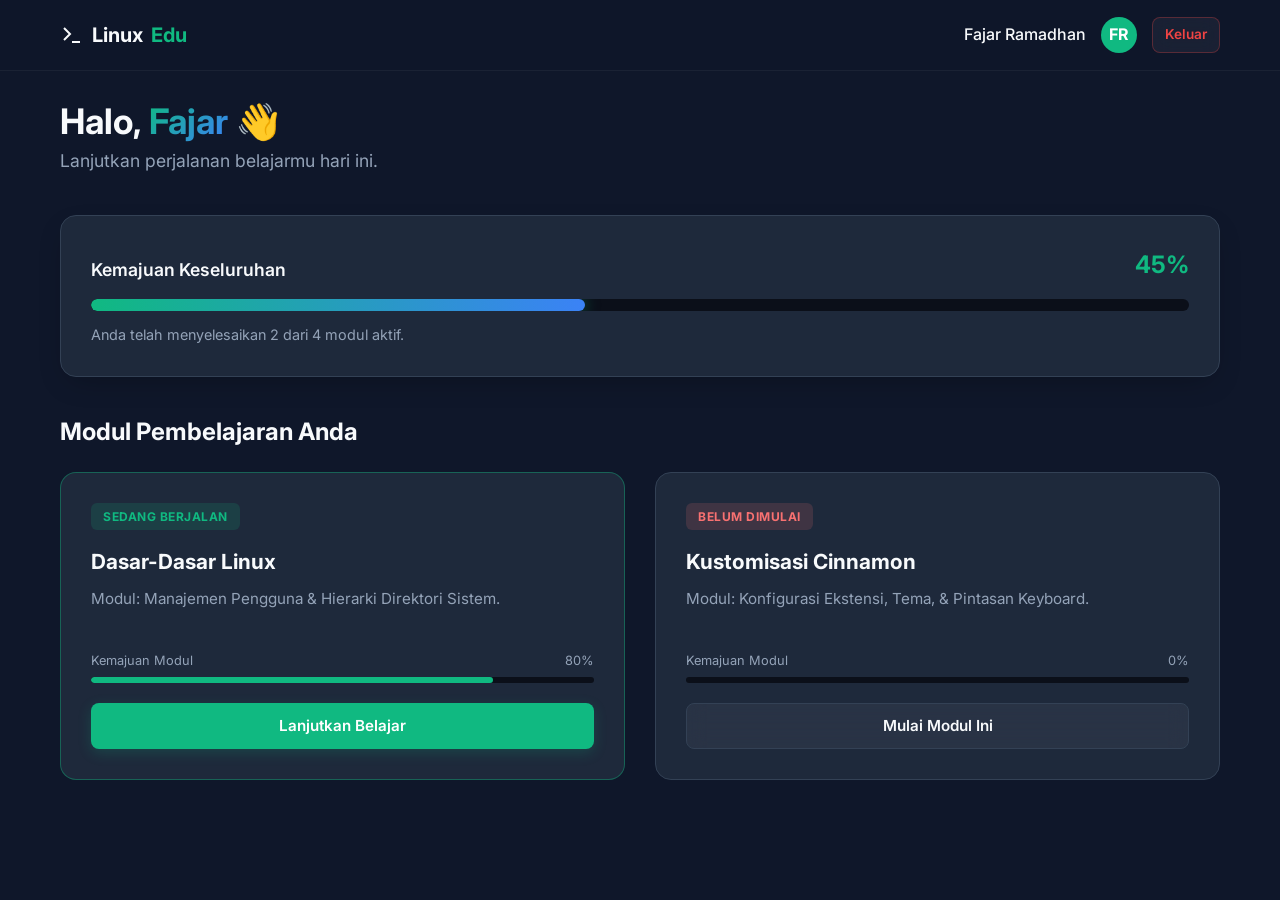
<file: pages/dashboard.html>
<!DOCTYPE html>
<html lang="id">
<head>
    <meta charset="UTF-8">
    <meta name="viewport" content="width=device-width, initial-scale=1.0">
    <title>Dasbor Siswa | LinuxEdu</title>
    <link rel="stylesheet" href="../assets/css/style.css">
    <link href="https://fonts.googleapis.com/css2?family=Inter:wght@300;400;500;600;700&family=Fira+Code:wght@400;600&display=swap" rel="stylesheet">
    <style>
        body { background-color: var(--bg-color); }
        .dashboard-wrapper { padding-top: 100px; padding-bottom: 60px; }
        
        .user-greeting { margin-bottom: 40px; }
        .greeting-title { font-size: 2.2rem; margin-bottom: 5px; }
        
        .progress-container { 
            background-color: var(--surface-color); 
            border: 1px solid var(--border-color); 
            padding: 30px; 
            border-radius: 16px; 
            margin-bottom: 40px; 
            box-shadow: 0 10px 30px -10px rgba(0,0,0,0.3);
        }
        .progress-header { display: flex; justify-content: space-between; align-items: flex-end; margin-bottom: 15px; }
        .progress-title { font-size: 1.1rem; font-weight: 600; color: var(--text-main); }
        .progress-percent { font-size: 1.5rem; font-weight: 700; color: var(--accent); }
        
        .progress-bar-bg { 
            width: 100%; height: 12px; 
            background-color: #0b0f19; 
            border-radius: 10px; overflow: hidden; 
        }
        .progress-bar-fill { 
            height: 100%; 
            background: linear-gradient(90deg, #10b981 0%, #3b82f6 100%);
            width: 45%; 
            border-radius: 10px;
            box-shadow: 0 0 15px rgba(16, 185, 129, 0.5);
            animation: loadProgress 1.5s ease-out forwards;
        }

        @keyframes loadProgress {
            from { width: 0%; }
        }

        .dashboard-nav {
            background-color: rgba(15, 23, 42, 0.85);
            border-bottom: 1px solid rgba(255, 255, 255, 0.05);
            position: fixed;
            width: 100%;
            top: 0;
            z-index: 1000;
            backdrop-filter: blur(12px);
            -webkit-backdrop-filter: blur(12px);
        }

        .user-profile {
            display: flex;
            align-items: center;
            gap: 15px;
        }

        .avatar {
            width: 36px; height: 36px;
            background-color: var(--accent);
            color: #fff;
            border-radius: 50%;
            display: flex; align-items: center; justify-content: center;
            font-weight: 700; font-size: 1rem;
        }

        .btn-logout {
            color: #ef4444; border-color: rgba(239, 68, 68, 0.3);
        }
        .btn-logout:hover {
            background-color: rgba(239, 68, 68, 0.1); color: #ef4444; border-color: #ef4444;
            transform: none; box-shadow: none;
        }

        /* Mobile Fixes */
        @media (max-width: 768px) {
            .progress-container { padding: 20px; }
            .user-profile { gap: 10px; }
            .user-profile span { display: none; } /* Sembunyikan nama di HP agar muat */
            .greeting-title { font-size: 1.8rem; }
        }
    </style>
</head>
<body>

    <header class="dashboard-nav">
        <div class="container nav-content">
            <a href="dashboard.html" class="logo">
                <svg width="24" height="24" viewBox="0 0 24 24" fill="none" stroke="currentColor" stroke-width="2"><polyline points="4 17 10 11 4 5"></polyline><line x1="12" y1="19" x2="20" y2="19"></line></svg>
                Linux<span class="text-accent">Edu</span>
            </a>
            <div class="user-profile">
                <span style="font-weight: 500; color: var(--text-main);">Fajar Ramadhan</span>
                <div class="avatar">FR</div>
                <a href="../index.html" class="btn btn-glass btn-logout" style="padding: 6px 12px; font-size: 0.85rem;">Keluar</a>
            </div>
        </div>
    </header>

    <section class="dashboard-wrapper">
        <div class="container">
            
            <div class="user-greeting animate-on-scroll">
                <h1 class="greeting-title">Halo, <span class="text-gradient">Fajar</span> 👋</h1>
                <p style="color: var(--text-muted); font-size: 1.1rem;">Lanjutkan perjalanan belajarmu hari ini.</p>
            </div>

            <div class="progress-container animate-on-scroll" style="transition-delay: 0.1s;">
                <div class="progress-header">
                    <div class="progress-title">Kemajuan Keseluruhan</div>
                    <div class="progress-percent">45%</div>
                </div>
                <div class="progress-bar-bg">
                    <div class="progress-bar-fill"></div>
                </div>
                <p style="color: var(--text-muted); font-size: 0.9rem; margin-top: 12px;">Anda telah menyelesaikan 2 dari 4 modul aktif.</p>
            </div>

            <h2 class="section-title" style="margin-bottom: 25px; font-size: 1.5rem;">Modul Pembelajaran Anda</h2>
            
            <div class="course-grid">
                <div class="course-card animate-on-scroll" style="transition-delay: 0.2s; border-color: rgba(16, 185, 129, 0.4);">
                    <div class="card-badge badge-beginner" style="background-color: rgba(16, 185, 129, 0.15); color: var(--accent);">Sedang Berjalan</div>
                    <h3>Dasar-Dasar Linux</h3>
                    <p>Modul: Manajemen Pengguna & Hierarki Direktori Sistem.</p>
                    <div class="card-footer" style="padding-top: 0; border-top: none;">
                        <div style="width: 100%; margin-top: 10px;">
                            <div style="display: flex; justify-content: space-between; font-size: 0.8rem; color: var(--text-muted); margin-bottom: 5px;">
                                <span>Kemajuan Modul</span><span>80%</span>
                            </div>
                            <div class="progress-bar-bg" style="height: 6px; margin-bottom: 20px;"><div class="progress-bar-fill" style="width: 80%; background: var(--accent); box-shadow: none; animation: none;"></div></div>
                            <a href="player.html" class="btn btn-primary" style="width: 100%;">Lanjutkan Belajar</a>
                        </div>
                    </div>
                </div>

                <div class="course-card animate-on-scroll" style="transition-delay: 0.3s;">
                    <div class="card-badge badge-intermediate" style="background-color: rgba(248, 113, 113, 0.15); color: #f87171;">Belum Dimulai</div>
                    <h3>Kustomisasi Cinnamon</h3>
                    <p>Modul: Konfigurasi Ekstensi, Tema, & Pintasan Keyboard.</p>
                    <div class="card-footer" style="padding-top: 0; border-top: none;">
                        <div style="width: 100%; margin-top: 10px;">
                            <div style="display: flex; justify-content: space-between; font-size: 0.8rem; color: var(--text-muted); margin-bottom: 5px;">
                                <span>Kemajuan Modul</span><span>0%</span>
                            </div>
                            <div class="progress-bar-bg" style="height: 6px; margin-bottom: 20px;"></div>
                            <a href="player.html" class="btn btn-glass" style="width: 100%; border: 1px solid var(--border-color);">Mulai Modul Ini</a>
                        </div>
                    </div>
                </div>
            </div>

        </div>
    </section>

    <script src="../assets/js/main.js"></script>
</body>
</html>
</file>
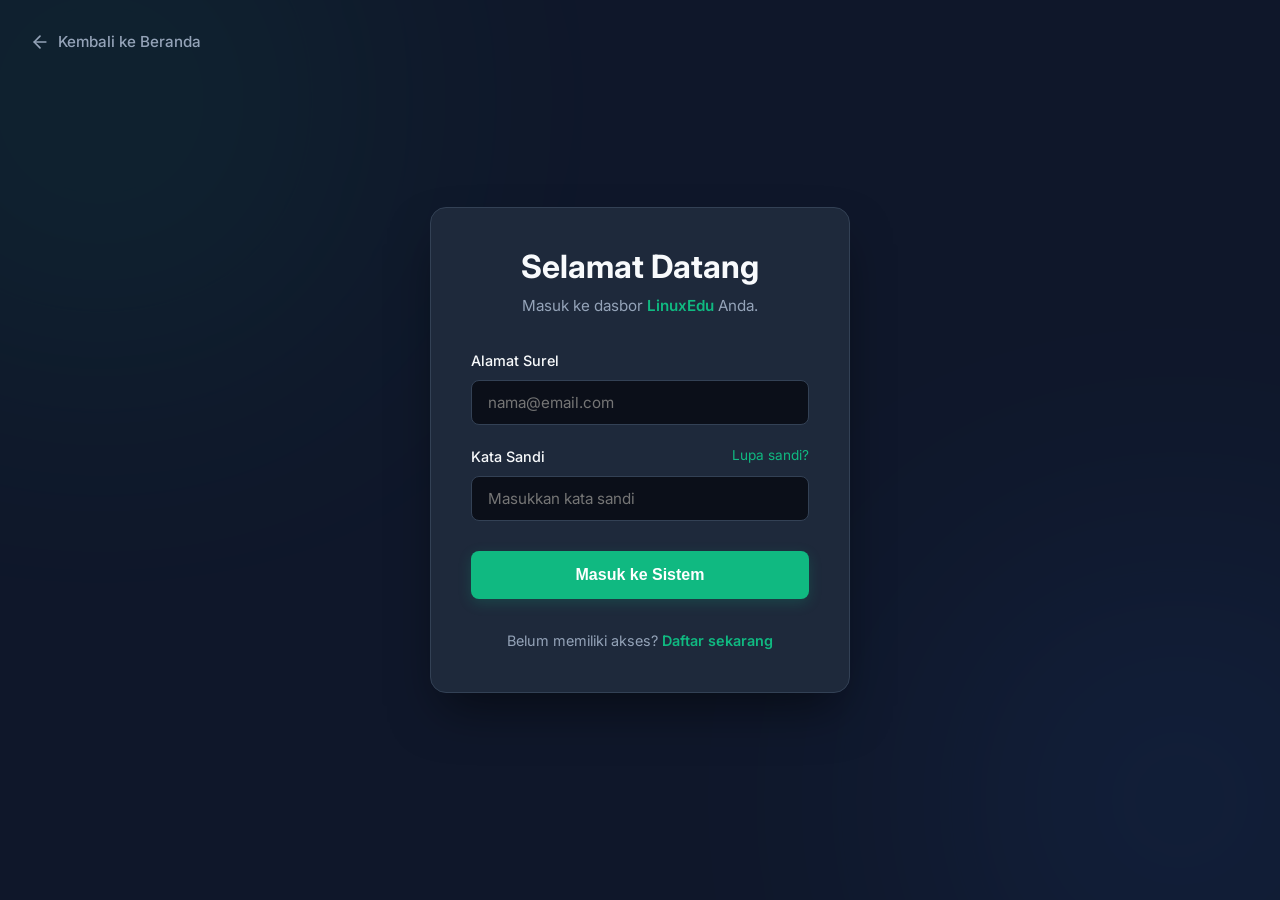
<file: pages/login.html>
<!DOCTYPE html>
<html lang="id">
<head>
    <meta charset="UTF-8">
    <meta name="viewport" content="width=device-width, initial-scale=1.0">
    <title>Masuk | LinuxEdu</title>
    <link rel="stylesheet" href="../assets/css/style.css">
    <link href="https://fonts.googleapis.com/css2?family=Inter:wght@300;400;500;600;700&family=Fira+Code:wght@400;600&display=swap" rel="stylesheet">
    
    <style>
        .auth-wrapper {
            min-height: 100vh;
            display: flex;
            align-items: center;
            justify-content: center;
            padding: 40px 20px;
            position: relative;
        }

        .back-link {
            position: absolute;
            top: 30px;
            left: 30px;
            display: flex;
            align-items: center;
            gap: 8px;
            color: var(--text-muted);
            font-weight: 500;
            font-size: 0.95rem;
            z-index: 20;
            transition: color 0.3s ease;
        }

        .back-link:hover {
            color: var(--text-main);
        }

        .auth-card {
            background-color: var(--surface-color);
            border: 1px solid var(--border-color);
            border-radius: 16px;
            padding: 40px;
            width: 100%;
            max-width: 420px;
            position: relative;
            z-index: 10;
            box-shadow: 0 25px 50px -12px rgba(0, 0, 0, 0.5);
            animation: formFadeIn 0.6s ease-out forwards;
        }

        @keyframes formFadeIn {
            from { opacity: 0; transform: translateY(20px); }
            to { opacity: 1; transform: translateY(0); }
        }

        .auth-header {
            text-align: center;
            margin-bottom: 30px;
        }

        .auth-header h2 {
            font-size: 2rem;
            margin-bottom: 8px;
            color: var(--text-main);
        }

        .auth-header p {
            color: var(--text-muted);
            font-size: 0.95rem;
        }

        .form-group {
            margin-bottom: 20px;
        }

        .form-group label {
            display: block;
            font-size: 0.9rem;
            font-weight: 500;
            margin-bottom: 8px;
            color: var(--text-main);
        }

        .form-control {
            width: 100%;
            padding: 12px 16px;
            background-color: #0b0f19;
            border: 1px solid var(--border-color);
            border-radius: 8px;
            color: var(--text-main);
            font-family: var(--font-sans);
            font-size: 0.95rem;
            transition: all 0.3s ease;
        }

        .form-control:focus {
            outline: none;
            border-color: var(--accent);
            box-shadow: 0 0 0 3px var(--accent-glow);
        }

        .btn-submit {
            width: 100%;
            padding: 14px;
            font-size: 1rem;
            margin-top: 10px;
        }

        .auth-footer {
            margin-top: 30px;
            text-align: center;
            font-size: 0.9rem;
            color: var(--text-muted);
        }

        .auth-footer a {
            color: var(--accent);
            font-weight: 600;
        }

        .auth-footer a:hover {
            color: var(--accent-hover);
        }

        @media (max-width: 480px) {
            .auth-card { padding: 30px 20px; }
            .back-link { top: 20px; left: 20px; }
        }
    </style>
</head>
<body>

    <a href="../index.html" class="back-link">
        <svg width="20" height="20" viewBox="0 0 24 24" fill="none" stroke="currentColor" stroke-width="2" stroke-linecap="round" stroke-linejoin="round">
            <line x1="19" y1="12" x2="5" y2="12"></line>
            <polyline points="12 19 5 12 12 5"></polyline>
        </svg>
        Kembali ke Beranda
    </a>

    <div class="auth-wrapper relative-overflow">
        <div class="glow-bg top-left"></div>
        <div class="glow-bg bottom-right"></div>

        <div class="auth-card">
            <div class="auth-header">
                <h2>Selamat Datang</h2>
                <p>Masuk ke dasbor <span class="text-accent font-semibold">LinuxEdu</span> Anda.</p>
            </div>

            <form id="loginForm">
                <div class="form-group">
                    <label for="email">Alamat Surel</label>
                    <input type="email" id="email" class="form-control" placeholder="nama@email.com" required>
                </div>
                
                <div class="form-group">
                    <div style="display: flex; justify-content: space-between; align-items: center; margin-bottom: 8px;">
                        <label for="password" style="margin-bottom: 0;">Kata Sandi</label>
                        <a href="#" style="font-size: 0.85rem; color: var(--accent);">Lupa sandi?</a>
                    </div>
                    <input type="password" id="password" class="form-control" placeholder="Masukkan kata sandi" required>
                </div>
                
                <button type="submit" class="btn btn-primary btn-submit">Masuk ke Sistem</button>
            </form>

            <div class="auth-footer">
                Belum memiliki akses? <a href="register.html">Daftar sekarang</a>
            </div>
        </div>
    </div>

    <script src="../assets/js/sheets-api.js"></script>
</body>
</html>
</file>
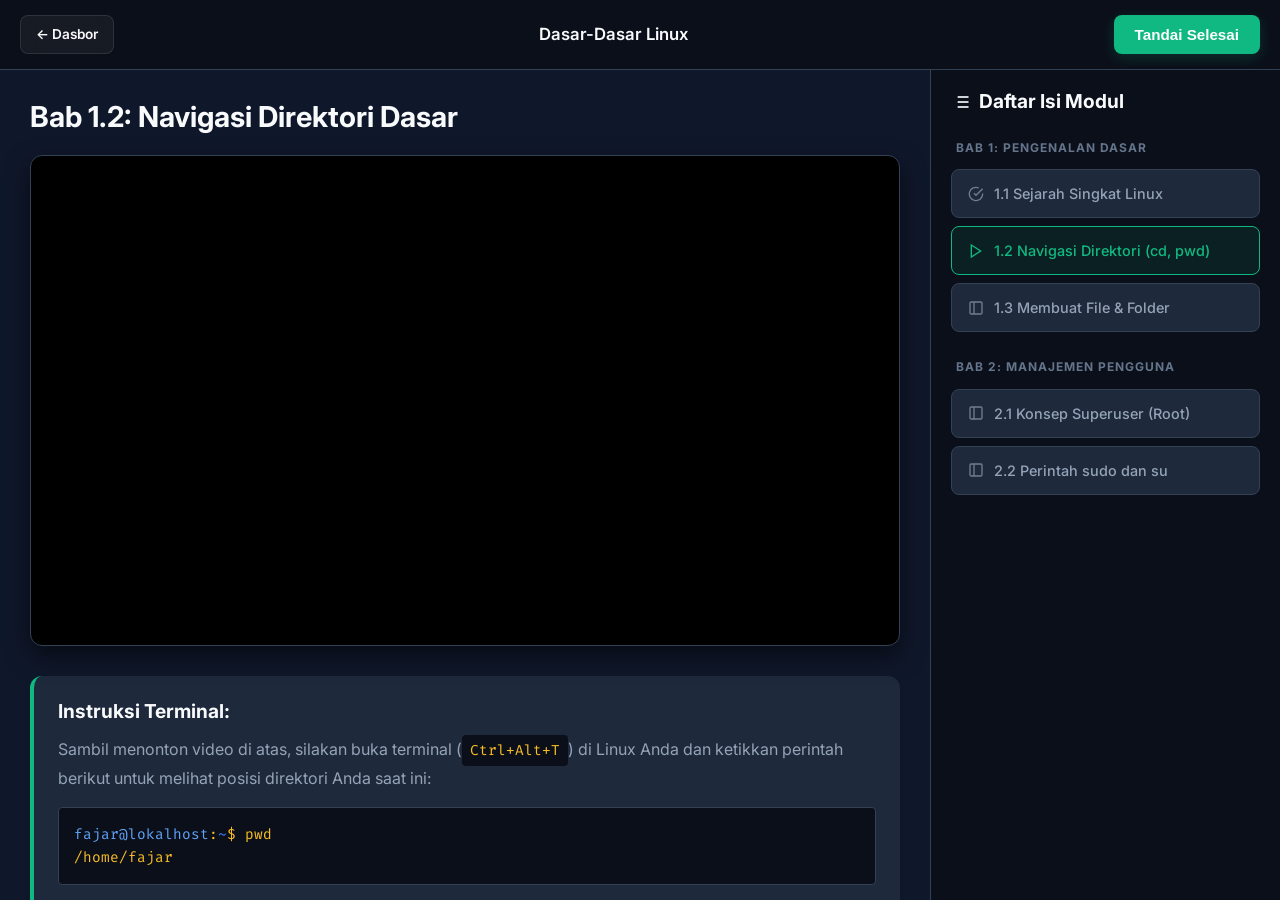
<file: pages/player.html>
<!DOCTYPE html>
<html lang="id">
<head>
    <meta charset="UTF-8">
    <meta name="viewport" content="width=device-width, initial-scale=1.0">
    <title>Player Materi | LinuxEdu</title>
    <link rel="stylesheet" href="../assets/css/style.css">
    <link href="https://fonts.googleapis.com/css2?family=Inter:wght@300;400;500;600;700&family=Fira+Code:wght@400;600&display=swap" rel="stylesheet">
    <style>
        /* Agar body tidak bisa discroll full di desktop (mirip aplikasi natif) */
        body { background-color: var(--bg-color); height: 100vh; display: flex; flex-direction: column; overflow: hidden; }
        
        /* Top Navigation Bar Khusus Player */
        .player-navbar { 
            background-color: #0b0f19; 
            border-bottom: 1px solid var(--border-color); 
            padding: 12px 20px; 
            display: flex; 
            justify-content: space-between; 
            align-items: center;
            height: 70px;
            flex-shrink: 0;
            z-index: 1050;
        }
        
        .course-title-top { font-weight: 600; font-size: 1.05rem; color: var(--text-main); flex-grow: 1; text-align: center; }
        
        .player-actions { display: flex; gap: 10px; align-items: center; }

        /* Tombol Toggle Modul (Hanya Muncul di Mobile) */
        .btn-toggle-modul {
            display: none;
            align-items: center;
            gap: 6px;
            background-color: var(--surface-hover);
            color: var(--text-main);
            border: 1px solid var(--border-color);
            padding: 8px 12px;
            border-radius: 8px;
            font-size: 0.85rem;
            cursor: pointer;
            transition: all 0.2s;
        }
        .btn-toggle-modul:hover { background-color: rgba(255, 255, 255, 0.1); }

        /* Layout Utama Terbagi Dua (Flexbox) */
        .player-layout { 
            display: flex; 
            flex-direction: row; 
            flex: 1; 
            overflow: hidden; 
            position: relative;
        }
        
        /* Area Kiri: Video & Teks Instruksi */
        .content-area { 
            flex: 1; 
            padding: 30px; 
            overflow-y: auto; 
            background-color: var(--bg-color); 
        }

        /* Kontainer Video Responsif 16:9 */
        .video-container {
            position: relative;
            width: 100%;
            padding-bottom: 56.25%; /* Rasio Aspek 16:9 */
            background-color: #000;
            border-radius: 12px;
            overflow: hidden;
            box-shadow: 0 10px 25px rgba(0,0,0,0.5);
            margin-bottom: 30px;
            border: 1px solid var(--border-color);
        }

        .video-container iframe, 
        .video-container video {
            position: absolute;
            top: 0;
            left: 0;
            width: 100%;
            height: 100%;
            border: none;
        }

        .instruction-box { 
            background-color: var(--surface-color); 
            padding: 24px; 
            border-radius: 12px; 
            border-left: 4px solid var(--accent); 
            box-shadow: 0 4px 6px -1px rgba(0,0,0,0.1);
        }

        .instruction-box code { 
            font-family: var(--font-mono);
            background-color: #0b0f19;
            padding: 4px 8px;
            border-radius: 4px;
            color: #fbbf24; 
            font-size: 0.9rem;
            display: inline-block;
        }

        .pre-code {
            display: block !important;
            padding: 15px !important;
            margin-top: 10px;
            margin-bottom: 15px;
            border: 1px solid var(--border-color);
        }

        /* Area Kanan: Daftar Modul (Sidebar Navigasi) */
        .sidebar-area { 
            width: 350px; 
            background-color: #0b0f19; 
            border-left: 1px solid var(--border-color); 
            overflow-y: auto; 
            padding: 20px; 
            transition: transform 0.3s ease-in-out;
            z-index: 1000;
        }

        .module-list { list-style: none; margin-bottom: 25px; }
        .module-list li { margin-bottom: 8px; }
        .module-list a { 
            display: flex; 
            align-items: center;
            padding: 12px 16px; 
            background-color: var(--surface-color); 
            border: 1px solid var(--border-color); 
            border-radius: 8px; 
            color: var(--text-muted); 
            font-size: 0.9rem; 
            font-weight: 500;
            transition: all 0.2s ease;
        }

        .module-list a:hover { 
            border-color: rgba(255,255,255,0.2); 
            color: var(--text-main); 
            transform: translateX(4px);
        }

        .module-list a.active { 
            background-color: rgba(16, 185, 129, 0.1); 
            border-color: var(--accent); 
            color: var(--accent); 
        }

        .module-list a svg { margin-right: 10px; opacity: 0.7; }
        .module-list a.active svg { opacity: 1; color: var(--accent); }
        
        .chapter-title { 
            font-size: 0.75rem; 
            text-transform: uppercase; 
            letter-spacing: 1px; 
            color: #64748b; 
            margin: 0 0 12px 5px; 
            font-weight: 700;
        }

        /* Overlay Gelap Saat Menu Terbuka di HP */
        .sidebar-overlay {
            display: none;
            position: absolute;
            top: 0; left: 0; right: 0; bottom: 0;
            background-color: rgba(0, 0, 0, 0.7);
            z-index: 999;
            backdrop-filter: blur(3px);
            opacity: 0;
            transition: opacity 0.3s ease;
        }

        /* =========================================
           Responsif Mobile (Off-Canvas Menu Navigasi)
           ========================================= */
        @media (max-width: 992px) {
            body { overflow: auto; height: auto; display: block; }
            
            .player-layout { flex-direction: column; overflow: visible; min-height: calc(100vh - 70px); }
            
            .content-area { padding: 15px; width: 100%; }
            
            .course-title-top { display: none; } /* Sembunyikan judul di navbar HP agar muat */
            
            .btn-toggle-modul { display: flex; } /* Tampilkan tombol Menu Modul */
            
            .btn-mark { padding: 8px 12px; font-size: 0.8rem; }
            
            /* Sidebar Berubah Menjadi Menu Melayang (Off-Canvas) dari Kanan */
            .sidebar-area { 
                position: fixed;
                top: 70px; /* Di bawah navbar */
                right: 0;
                height: calc(100vh - 70px);
                width: 320px;
                max-width: 100%;
                transform: translateX(100%); /* Sembunyikan ke luar layar kanan */
                border-left: 1px solid var(--border-color);
                box-shadow: -5px 0 25px rgba(0,0,0,0.5);
            }

            .sidebar-area.show {
                transform: translateX(0); /* Tampilkan Menu */
            }

            .sidebar-overlay.show {
                display: block;
                opacity: 1;
            }

            .instruction-box { padding: 15px; }
            .content-area h2 { font-size: 1.3rem; }
        }
    </style>
</head>
<body>

    <div class="player-navbar">
        <a href="dashboard.html" class="btn btn-glass" style="padding: 8px 15px; font-size: 0.85rem;">
            &larr; Dasbor
        </a>
        
        <h3 class="course-title-top">Dasar-Dasar Linux</h3>
        
        <div class="player-actions">
            <button class="btn-toggle-modul" id="toggleModulBtn">
                <svg width="18" height="18" viewBox="0 0 24 24" fill="none" stroke="currentColor" stroke-width="2"><line x1="8" y1="6" x2="21" y2="6"></line><line x1="8" y1="12" x2="21" y2="12"></line><line x1="8" y1="18" x2="21" y2="18"></line><line x1="3" y1="6" x2="3.01" y2="6"></line><line x1="3" y1="12" x2="3.01" y2="12"></line><line x1="3" y1="18" x2="3.01" y2="18"></line></svg>
                Menu Modul
            </button>
            <button class="btn btn-primary btn-mark">Tandai Selesai</button>
        </div>
    </div>

    <div class="player-layout">
        
        <div class="sidebar-overlay" id="sidebarOverlay"></div>

        <div class="content-area">
            <h2 style="margin-bottom: 20px; font-size: 1.8rem;">Bab 1.2: Navigasi Direktori Dasar</h2>
            
            <div class="video-container">
                <iframe 
    src="https://youtu.be/42iQKuQodW4?si=pPB-VH18NiIaXkYN" 
    title="Video Pembelajaran Linux" 
    allow="accelerometer; autoplay; clipboard-write; encrypted-media; gyroscope; picture-in-picture" 
    allowfullscreen>
</iframe>
            </div>

            <div class="instruction-box">
                <h3 style="margin-bottom: 12px; font-size: 1.2rem; color: var(--text-main);">Instruksi Terminal:</h3>
                <p style="margin-bottom: 15px; color: var(--text-muted);">Sambil menonton video di atas, silakan buka terminal (<code>Ctrl+Alt+T</code>) di Linux Anda dan ketikkan perintah berikut untuk melihat posisi direktori Anda saat ini:</p>
                
                <code class="pre-code">
<span style="color: #60a5fa;">fajar@lokalhost</span>:<span style="color: #3b82f6;">~</span>$ pwd<br>
/home/fajar
                </code>
                
                <p style="margin-top: 20px; margin-bottom: 10px; color: var(--text-muted);">Untuk berpindah ke direktori unduhan (Downloads), gunakan perintah <code>cd</code>:</p>
                <code class="pre-code"><span style="color: #60a5fa;">fajar@lokalhost</span>:<span style="color: #3b82f6;">~</span>$ cd Downloads/</code>
            </div>
        </div>

        <div class="sidebar-area" id="sidebarMenu">
            <h3 style="margin-bottom: 25px; font-size: 1.2rem; display: flex; align-items: center; gap: 8px;">
                <svg width="20" height="20" viewBox="0 0 24 24" fill="none" stroke="currentColor" stroke-width="2"><line x1="8" y1="6" x2="21" y2="6"></line><line x1="8" y1="12" x2="21" y2="12"></line><line x1="8" y1="18" x2="21" y2="18"></line><line x1="3" y1="6" x2="3.01" y2="6"></line><line x1="3" y1="12" x2="3.01" y2="12"></line><line x1="3" y1="18" x2="3.01" y2="18"></line></svg>
                Daftar Isi Modul
            </h3>
            
            <div class="chapter-title">Bab 1: Pengenalan Dasar</div>
            <ul class="module-list">
                <li>
                    <a href="#">
                        <svg width="16" height="16" viewBox="0 0 24 24" fill="none" stroke="currentColor" stroke-width="2"><path d="M22 11.08V12a10 10 0 1 1-5.93-9.14"></path><polyline points="22 4 12 14.01 9 11.01"></polyline></svg>
                        1.1 Sejarah Singkat Linux
                    </a>
                </li>
                <li>
                    <a href="#" class="active">
                        <svg width="16" height="16" viewBox="0 0 24 24" fill="none" stroke="currentColor" stroke-width="2"><polygon points="5 3 19 12 5 21 5 3"></polygon></svg>
                        1.2 Navigasi Direktori (cd, pwd)
                    </a>
                </li>
                <li>
                    <a href="#">
                        <svg width="16" height="16" viewBox="0 0 24 24" fill="none" stroke="currentColor" stroke-width="2"><rect x="3" y="3" width="18" height="18" rx="2" ry="2"></rect><line x1="9" y1="3" x2="9" y2="21"></line></svg>
                        1.3 Membuat File & Folder
                    </a>
                </li>
            </ul>

            <div class="chapter-title">Bab 2: Manajemen Pengguna</div>
            <ul class="module-list">
                <li>
                    <a href="#">
                        <svg width="16" height="16" viewBox="0 0 24 24" fill="none" stroke="currentColor" stroke-width="2"><rect x="3" y="3" width="18" height="18" rx="2" ry="2"></rect><line x1="9" y1="3" x2="9" y2="21"></line></svg>
                        2.1 Konsep Superuser (Root)
                    </a>
                </li>
                <li>
                    <a href="#">
                        <svg width="16" height="16" viewBox="0 0 24 24" fill="none" stroke="currentColor" stroke-width="2"><rect x="3" y="3" width="18" height="18" rx="2" ry="2"></rect><line x1="9" y1="3" x2="9" y2="21"></line></svg>
                        2.2 Perintah sudo dan su
                    </a>
                </li>
            </ul>
        </div>

    </div>

    <script>
        document.addEventListener("DOMContentLoaded", () => {
            const toggleBtn = document.getElementById('toggleModulBtn');
            const sidebarMenu = document.getElementById('sidebarMenu');
            const sidebarOverlay = document.getElementById('sidebarOverlay');

            // Fungsi untuk membuka/menutup menu
            const toggleMenu = () => {
                sidebarMenu.classList.toggle('show');
                sidebarOverlay.classList.toggle('show');
            };

            // Event listener saat tombol Menu diklik
            toggleBtn.addEventListener('click', toggleMenu);

            // Event listener saat area gelap (overlay) diklik, menu akan tertutup
            sidebarOverlay.addEventListener('click', toggleMenu);
        });
    </script>
</body>
</html>
</file>
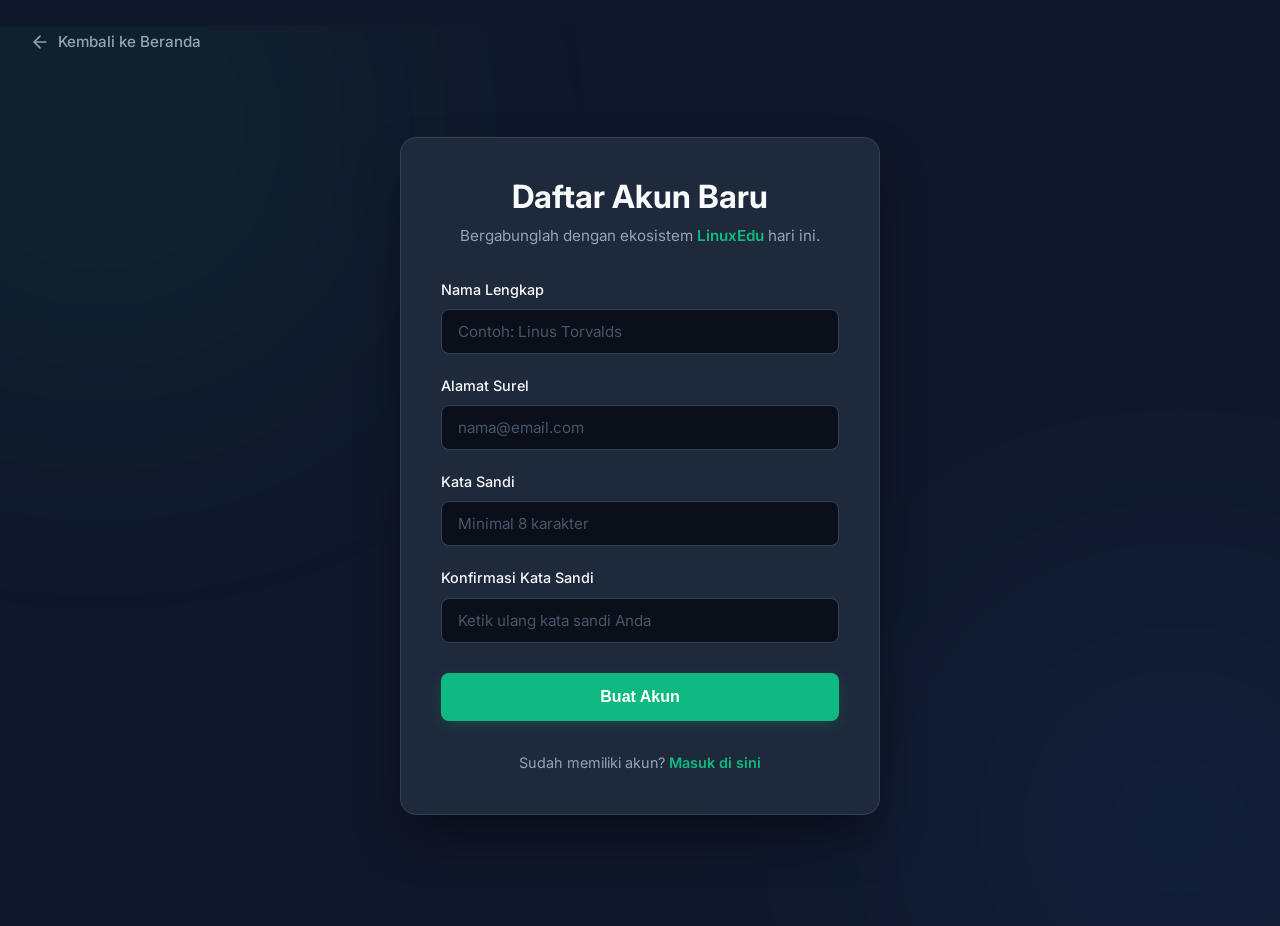
<file: pages/register.html>
<!DOCTYPE html>
<html lang="id">
<head>
    <meta charset="UTF-8">
    <meta name="viewport" content="width=device-width, initial-scale=1.0">
    <title>Daftar Akun | LinuxEdu</title>
    <link rel="stylesheet" href="../assets/css/style.css">
    <link href="https://fonts.googleapis.com/css2?family=Inter:wght@300;400;500;600;700&family=Fira+Code:wght@400;600&display=swap" rel="stylesheet">
    
    <style>
        .auth-wrapper {
            min-height: 100vh;
            display: flex;
            align-items: center;
            justify-content: center;
            padding: 40px 20px;
            position: relative;
        }

        .back-link {
            position: absolute;
            top: 30px;
            left: 30px;
            display: flex;
            align-items: center;
            gap: 8px;
            color: var(--text-muted);
            font-weight: 500;
            font-size: 0.95rem;
            z-index: 20;
            transition: color 0.3s ease;
        }

        .back-link:hover {
            color: var(--text-main);
        }

        .auth-card {
            background-color: var(--surface-color);
            border: 1px solid var(--border-color);
            border-radius: 16px;
            padding: 40px;
            width: 100%;
            max-width: 480px;
            position: relative;
            z-index: 10;
            box-shadow: 0 25px 50px -12px rgba(0, 0, 0, 0.5);
            /* Animasi Fade In */
            animation: formFadeIn 0.6s ease-out forwards;
        }

        @keyframes formFadeIn {
            from { opacity: 0; transform: translateY(20px); }
            to { opacity: 1; transform: translateY(0); }
        }

        .auth-header {
            text-align: center;
            margin-bottom: 30px;
        }

        .auth-header h2 {
            font-size: 2rem;
            margin-bottom: 8px;
            color: var(--text-main);
        }

        .auth-header p {
            color: var(--text-muted);
            font-size: 0.95rem;
        }

        .form-group {
            margin-bottom: 20px;
        }

        .form-group label {
            display: block;
            font-size: 0.9rem;
            font-weight: 500;
            margin-bottom: 8px;
            color: var(--text-main);
        }

        .form-control {
            width: 100%;
            padding: 12px 16px;
            background-color: #0b0f19;
            border: 1px solid var(--border-color);
            border-radius: 8px;
            color: var(--text-main);
            font-family: var(--font-sans);
            font-size: 0.95rem;
            transition: all 0.3s ease;
        }

        .form-control::placeholder {
            color: #475569;
        }

        .form-control:focus {
            outline: none;
            border-color: var(--accent);
            box-shadow: 0 0 0 3px var(--accent-glow);
        }

        .btn-submit {
            width: 100%;
            padding: 14px;
            font-size: 1rem;
            margin-top: 10px;
        }

        .auth-footer {
            margin-top: 30px;
            text-align: center;
            font-size: 0.9rem;
            color: var(--text-muted);
        }

        .auth-footer a {
            color: var(--accent);
            font-weight: 600;
        }

        .auth-footer a:hover {
            color: var(--accent-hover);
        }

        /* Responsif untuk layar HP kecil */
        @media (max-width: 480px) {
            .auth-card {
                padding: 30px 20px;
            }
            .back-link {
                top: 20px;
                left: 20px;
            }
        }
    </style>
</head>
<body>

    <a href="../index.html" class="back-link">
        <svg width="20" height="20" viewBox="0 0 24 24" fill="none" stroke="currentColor" stroke-width="2" stroke-linecap="round" stroke-linejoin="round">
            <line x1="19" y1="12" x2="5" y2="12"></line>
            <polyline points="12 19 5 12 12 5"></polyline>
        </svg>
        Kembali ke Beranda
    </a>
<br>
    <div class="auth-wrapper relative-overflow">
        
        <div class="glow-bg top-left"></div>
        <div class="glow-bg bottom-right"></div>

        <div class="auth-card">
            <div class="auth-header">
                <h2>Daftar Akun Baru</h2>
                <p>Bergabunglah dengan ekosistem <span class="text-accent font-semibold">LinuxEdu</span> hari ini.</p>
            </div>

            <form id="registerForm">
                <div class="form-group">
                    <label for="fullname">Nama Lengkap</label>
                    <input type="text" id="fullname" class="form-control" placeholder="Contoh: Linus Torvalds" required>
                </div>
                
                <div class="form-group">
                    <label for="email">Alamat Surel</label>
                    <input type="email" id="email" class="form-control" placeholder="nama@email.com" required>
                </div>
                
                <div class="form-group">
                    <label for="password">Kata Sandi</label>
                    <input type="password" id="password" class="form-control" placeholder="Minimal 8 karakter" required>
                </div>
                
                <div class="form-group">
                    <label for="confirm-password">Konfirmasi Kata Sandi</label>
                    <input type="password" id="confirm-password" class="form-control" placeholder="Ketik ulang kata sandi Anda" required>
                </div>
                
                <button type="submit" class="btn btn-primary btn-submit">Buat Akun</button>
            </form>

            <div class="auth-footer">
                Sudah memiliki akun? <a href="login.html">Masuk di sini</a>
            </div>
        </div>

    </div>

    <script src="../assets/js/sheets-api.js"></script>
</body>
</html>
</file>
<file: assets/css/style.css>
/* =========================================
   Global Variables & Reset (Modern Theme)
   ========================================= */
:root {
    --bg-color: #0f172a;         /* Slate 900 - Latar belakang utama */
    --surface-color: #1e293b;    /* Slate 800 - Latar elemen/kartu */
    --surface-hover: #334155;    /* Slate 700 */
    --text-main: #f8fafc;        /* Slate 50 - Teks utama terang */
    --text-muted: #94a3b8;       /* Slate 400 - Teks deskripsi */
    --accent: #10b981;           /* Emerald / Mint Green - Warna utama */
    --accent-hover: #059669;
    --accent-glow: rgba(16, 185, 129, 0.2);
    --border-color: #334155;
    
    --font-sans: 'Inter', sans-serif;
    --font-mono: 'Fira Code', monospace;
}

html {
    scroll-behavior: smooth;
}

* {
    margin: 0;
    padding: 0;
    box-sizing: border-box;
}

body {
    background-color: var(--bg-color);
    color: var(--text-main);
    font-family: var(--font-sans);
    line-height: 1.6;
    overflow-x: hidden;
}

a {
    text-decoration: none;
    color: var(--text-main);
    transition: all 0.3s ease;
}

.container {
    max-width: 1200px;
    margin: 0 auto;
    padding: 0 20px;
}

/* =========================================
   Typography & Utilities
   ========================================= */
h1, h2, h3 {
    font-weight: 700;
    line-height: 1.2;
    color: var(--text-main);
}

.text-accent { color: var(--accent); }

.text-gradient {
    background: linear-gradient(135deg, #10b981 0%, #3b82f6 100%);
    -webkit-background-clip: text;
    -webkit-text-fill-color: transparent;
    background-clip: text;
}

.mb-4 { margin-bottom: 1rem; }
.mt-5 { margin-top: 3rem; }
.font-semibold { font-weight: 600; }

/* =========================================
   Buttons
   ========================================= */
.btn {
    display: inline-flex;
    align-items: center;
    justify-content: center;
    padding: 10px 20px;
    font-size: 0.95rem;
    font-weight: 600;
    border-radius: 8px;
    transition: all 0.3s cubic-bezier(0.4, 0, 0.2, 1);
    cursor: pointer;
    border: 1px solid transparent;
}

.btn-lg {
    padding: 14px 28px;
    font-size: 1.05rem;
}

.btn-primary {
    background-color: var(--accent);
    color: #ffffff;
    box-shadow: 0 4px 14px 0 var(--accent-glow);
}

.btn-primary:hover {
    background-color: var(--accent-hover);
    transform: translateY(-2px);
    box-shadow: 0 6px 20px 0 rgba(16, 185, 129, 0.4);
    color: #ffffff;
}

.btn-glass {
    background-color: rgba(255, 255, 255, 0.05);
    backdrop-filter: blur(10px);
    border-color: rgba(255, 255, 255, 0.1);
    color: var(--text-main);
}

.btn-glass:hover {
    background-color: rgba(255, 255, 255, 0.1);
    border-color: rgba(255, 255, 255, 0.2);
    transform: translateY(-2px);
    color: var(--text-main);
}

/* =========================================
   Navbar (Glassmorphism & Responsive)
   ========================================= */
.navbar {
    background-color: rgba(15, 23, 42, 0.85);
    border-bottom: 1px solid rgba(255, 255, 255, 0.05);
    position: fixed;
    width: 100%;
    top: 0;
    z-index: 1000;
    backdrop-filter: blur(12px);
    -webkit-backdrop-filter: blur(12px);
}

.nav-content {
    display: flex;
    justify-content: space-between;
    align-items: center;
    height: 70px;
}

.logo {
    display: flex;
    align-items: center;
    gap: 8px;
    font-size: 1.25rem;
    font-weight: 700;
    color: var(--text-main);
}

.nav-links {
    display: flex;
    gap: 24px;
    align-items: center;
}

.nav-links a {
    font-weight: 500;
}

.nav-links a:hover {
    color: var(--accent);
}

.nav-links a.nav-link-subtle {
    color: var(--text-muted);
}

.nav-links a.nav-link-subtle:hover {
    color: var(--text-main);
}

.mobile-menu-btn {
    display: none;
    background: none;
    border: none;
    color: var(--text-main);
    cursor: pointer;
    padding: 5px;
}

.mobile-menu-btn:hover {
    color: var(--accent);
}

/* =========================================
   Hero Section
   ========================================= */
.hero {
    padding-top: 140px;
    padding-bottom: 80px;
    min-height: 100vh;
    display: flex;
    align-items: center;
    justify-content: center;
    text-align: center;
    position: relative;
}

.relative-overflow {
    position: relative;
    overflow: hidden;
}

.glow-bg {
    position: absolute;
    width: 400px;
    height: 400px;
    background: var(--accent);
    filter: blur(150px);
    border-radius: 50%;
    opacity: 0.15;
    z-index: -1;
    pointer-events: none;
}

.glow-bg.top-left { top: -100px; left: -100px; }
.glow-bg.bottom-right { bottom: -100px; right: -100px; background: #3b82f6; }

.hero-content {
    max-width: 800px;
    display: flex;
    flex-direction: column;
    align-items: center;
}

.badge-pill {
    display: inline-flex;
    align-items: center;
    gap: 8px;
    padding: 6px 16px;
    background-color: rgba(16, 185, 129, 0.1);
    border: 1px solid rgba(16, 185, 129, 0.2);
    border-radius: 50px;
    font-size: 0.85rem;
    font-weight: 500;
    color: var(--accent);
}

.badge-dot {
    width: 6px;
    height: 6px;
    background-color: var(--accent);
    border-radius: 50%;
    box-shadow: 0 0 8px var(--accent);
}

.hero-title {
    font-size: 3.5rem;
    letter-spacing: -0.02em;
    margin-bottom: 24px;
}

.hero-desc {
    font-size: 1.15rem;
    color: var(--text-muted);
    margin-bottom: 40px;
    max-width: 650px;
}

.hero-cta {
    display: flex;
    gap: 16px;
}

/* Kursor berkedip untuk efek ngetik */
.cursor {
    display: inline-block;
    width: 3px;
    background-color: var(--text-main);
    animation: blink 1s step-end infinite;
    margin-left: 4px;
}

@keyframes blink {
    0%, 100% { opacity: 1; }
    50% { opacity: 0; }
}

/* =========================================
   Mockup Terminal
   ========================================= */
.mockup-container {
    width: 100%;
    max-width: 700px;
    background-color: #0b0f19;
    border: 1px solid var(--border-color);
    border-radius: 12px;
    box-shadow: 0 25px 50px -12px rgba(0, 0, 0, 0.5);
    text-align: left;
    overflow: hidden;
}

.mockup-header {
    background-color: #161b22;
    padding: 12px 20px;
    display: flex;
    align-items: center;
    border-bottom: 1px solid var(--border-color);
}

.mockup-dots {
    display: flex;
    gap: 6px;
}

.mockup-dots span {
    width: 10px;
    height: 10px;
    border-radius: 50%;
}

.mockup-dots span:nth-child(1) { background-color: #ff5f56; }
.mockup-dots span:nth-child(2) { background-color: #ffbd2e; }
.mockup-dots span:nth-child(3) { background-color: #27c93f; }

.mockup-url {
    flex: 1;
    text-align: center;
    color: var(--text-muted);
    font-size: 0.8rem;
    font-family: var(--font-mono);
}

.mockup-body {
    padding: 24px;
    font-family: var(--font-mono);
    font-size: 0.9rem;
    line-height: 1.7;
    color: #e2e8f0;
}

.code-comment { color: #64748b; }
.code-keyword { color: #f59e0b; }
.code-success { color: var(--accent); }

/* =========================================
   Courses Section
   ========================================= */
.courses {
    padding: 100px 0;
    background-color: var(--bg-color);
    position: relative;
}

.courses::before {
    content: '';
    position: absolute;
    top: 0;
    left: 0;
    right: 0;
    height: 1px;
    background: linear-gradient(90deg, transparent, var(--border-color), transparent);
}

.section-header {
    text-align: center;
    margin-bottom: 60px;
}

.section-title {
    font-size: 2.5rem;
    margin-bottom: 16px;
}

.section-subtitle {
    font-size: 1.1rem;
    color: var(--text-muted);
}

.course-grid {
    display: grid;
    grid-template-columns: repeat(auto-fit, minmax(280px, 1fr));
    gap: 30px;
}

.course-card {
    background-color: var(--surface-color);
    border: 1px solid var(--border-color);
    border-radius: 16px;
    padding: 30px;
    transition: all 0.3s ease;
    display: flex;
    flex-direction: column;
}

.course-card:hover {
    transform: translateY(-8px);
    border-color: rgba(16, 185, 129, 0.4);
    box-shadow: 0 20px 40px -15px rgba(0, 0, 0, 0.3);
    background-color: #233044;
}

.card-badge {
    align-self: flex-start;
    padding: 4px 12px;
    border-radius: 6px;
    font-size: 0.75rem;
    font-weight: 700;
    text-transform: uppercase;
    letter-spacing: 0.5px;
    margin-bottom: 20px;
}

.badge-beginner { background-color: rgba(59, 130, 246, 0.15); color: #60a5fa; }
.badge-intermediate { background-color: rgba(245, 158, 11, 0.15); color: #fbbf24; }
.badge-advanced { background-color: rgba(239, 68, 68, 0.15); color: #f87171; }

.course-card h3 {
    font-size: 1.3rem;
    margin-bottom: 12px;
}

.course-card p {
    color: var(--text-muted);
    font-size: 0.95rem;
    margin-bottom: 30px;
    flex-grow: 1;
}

.card-footer {
    display: flex;
    justify-content: space-between;
    align-items: center;
    padding-top: 20px;
    border-top: 1px solid rgba(255, 255, 255, 0.05);
}

.course-meta {
    font-size: 0.85rem;
    color: var(--text-muted);
}

.card-link {
    color: var(--accent);
    font-weight: 600;
    font-size: 0.9rem;
}

.card-link:hover {
    color: var(--accent-hover);
}

/* =========================================
   Footer
   ========================================= */
footer {
    padding: 40px 0;
    border-top: 1px solid var(--border-color);
    background-color: #0b0f19;
}

.footer-content {
    display: flex;
    justify-content: space-between;
    align-items: center;
    flex-wrap: wrap;
    gap: 20px;
}

.footer-brand {
    display: flex;
    align-items: center;
    gap: 8px;
    color: var(--text-main);
}

.footer-text {
    color: var(--text-muted);
    font-size: 0.9rem;
}

.footer-links {
    display: flex;
    gap: 20px;
}

.footer-links a {
    color: var(--text-muted);
    font-size: 0.9rem;
}

.footer-links a:hover {
    color: var(--text-main);
}

/* =========================================
   Scroll Animation Classes
   ========================================= */
.animate-on-scroll {
    opacity: 0;
    transform: translateY(30px);
    transition: opacity 0.8s ease-out, transform 0.8s ease-out;
    will-change: opacity, transform;
}

.animate-on-scroll.is-visible {
    opacity: 1;
    transform: translateY(0);
}

/* =========================================
   Responsive Media Queries (Mobile Fixes & Navbar)
   ========================================= */
@media (max-width: 768px) {
    /* Navbar Mobile Fix (Metode max-height anti-gagal) */
    .mobile-menu-btn {
        display: block; /* Menampilkan tombol hamburger */
    }
    
    .nav-links {
        position: absolute;
        top: 70px;
        left: 0;
        width: 100%;
        background-color: rgba(15, 23, 42, 0.98);
        flex-direction: column;
        gap: 0;
        
        /* Disembunyikan secara default */
        max-height: 0;
        overflow: hidden;
        transition: max-height 0.3s ease-in-out;
        border-bottom: none;
    }

    .nav-links.active {
        /* Muncul ketika class active ditambahkan oleh JS */
        max-height: 350px; 
        border-bottom: 1px solid rgba(255, 255, 255, 0.05);
        box-shadow: 0 10px 15px -3px rgba(0, 0, 0, 0.5);
    }

    .nav-links a {
        width: 100%;
        text-align: center;
        padding: 15px 20px;
        border-top: 1px solid rgba(255, 255, 255, 0.05);
    }

    .nav-links a.btn-primary {
        margin: 15px 20px 20px 20px;
        width: calc(100% - 40px);
    }

    /* Hero Fix Mobile */
    .hero-title { font-size: 2.2rem; }
    .hero-desc { font-size: 1rem; }
    .hero-cta { flex-direction: column; width: 100%; }
    .hero-cta .btn { width: 100%; }
    .glow-bg { width: 250px; height: 250px; }

    /* Footer Fix Mobile */
    .footer-content { flex-direction: column; text-align: center; }
}
</file>
